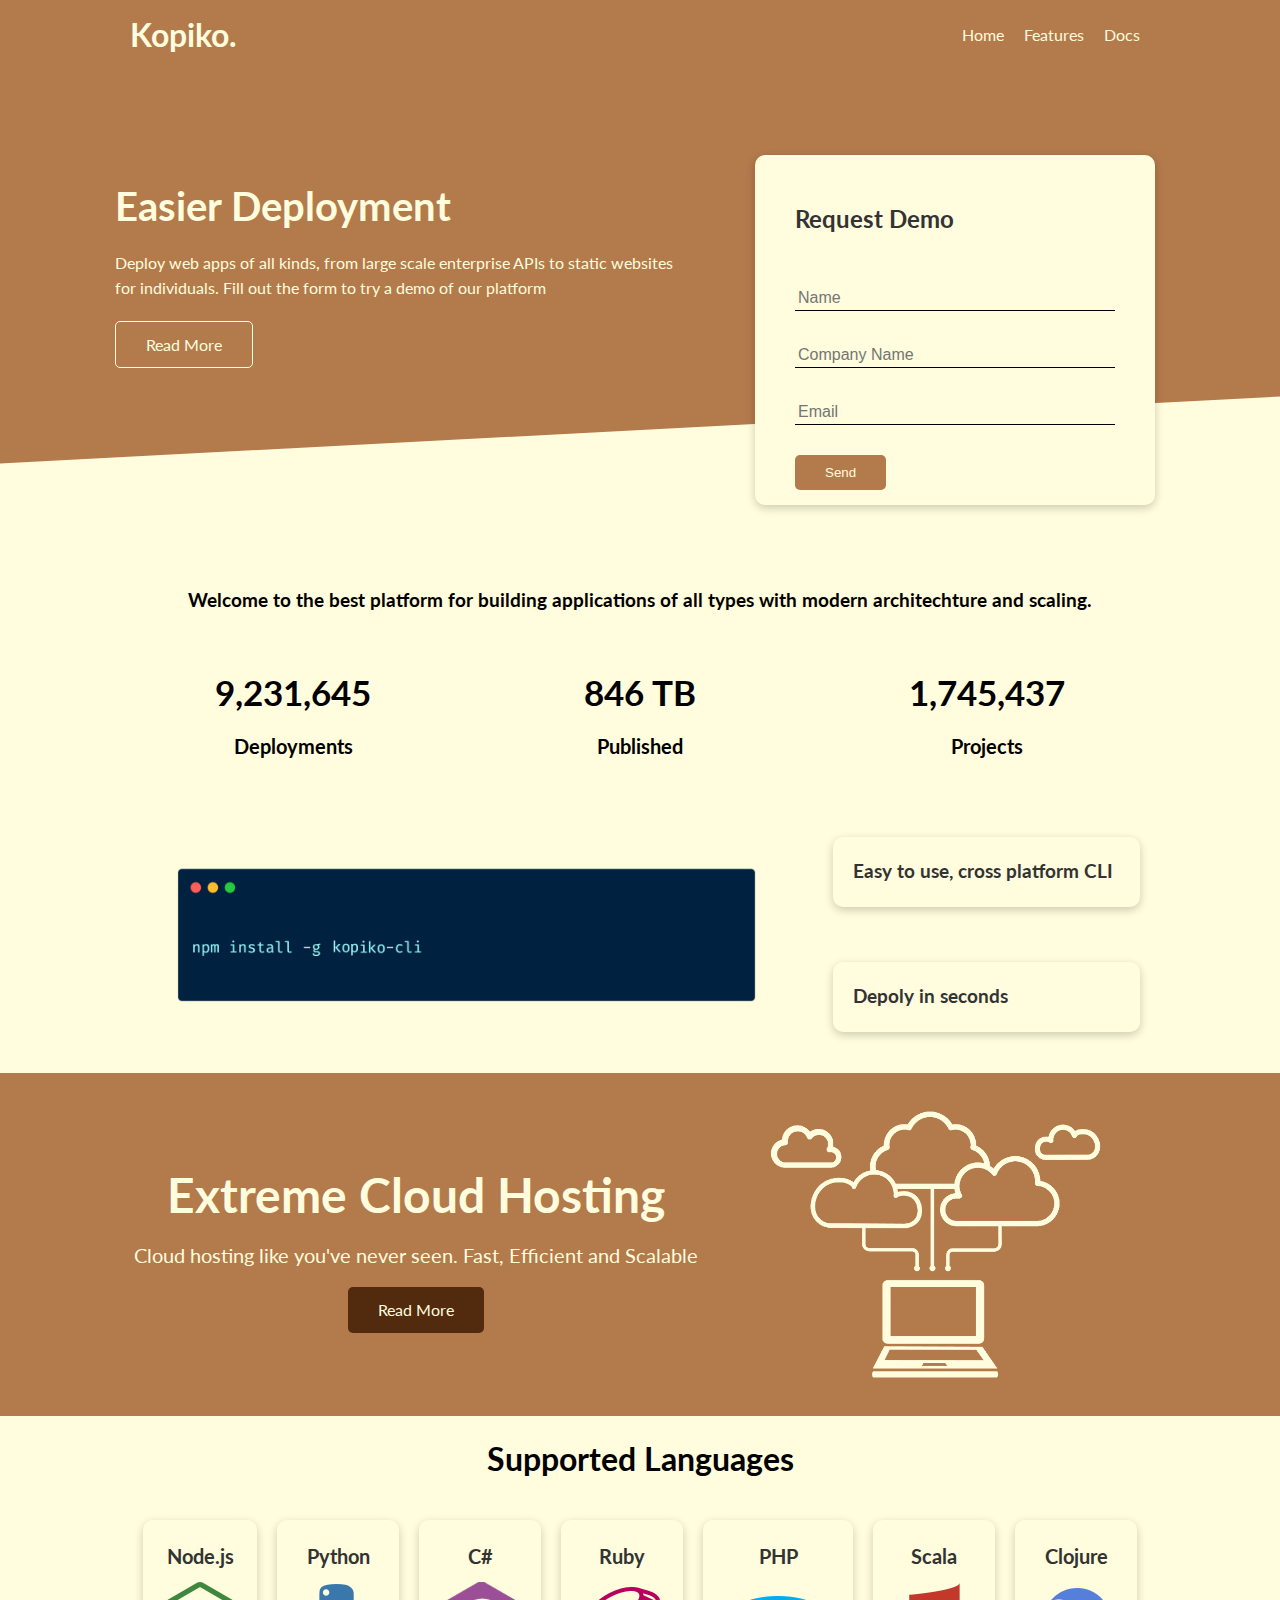
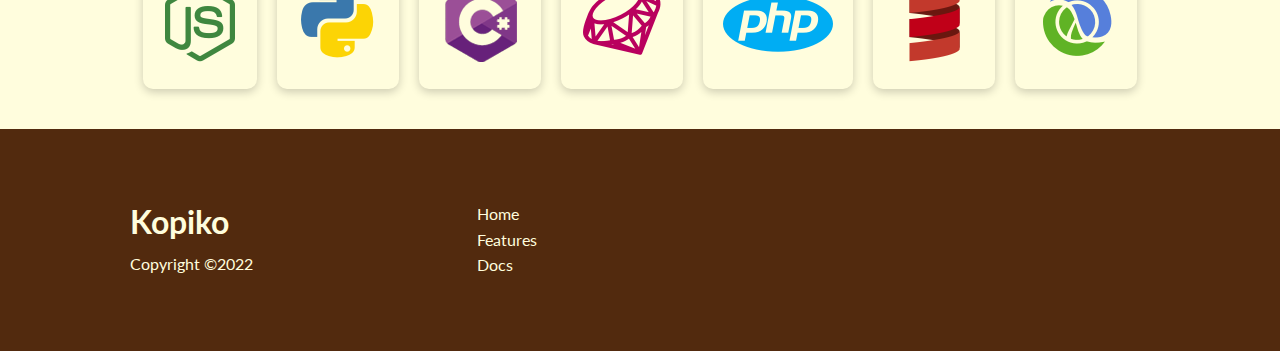
<file: index.html>
<!DOCTYPE html>
<html lang="en">
  <head>
    <meta charset="UTF-8" />
    <meta http-equiv="X-UA-Compatible" content="IE=edge" />
    <meta name="viewport" content="width=device-width, initial-scale=1.0" />
    <link
      rel="stylesheet"
      href="https://cdnjs.cloudflare.com/ajax/libs/font-awesome/6.1.1/css/all.min.css"
      integrity="sha512-KfkfwYDsLkIlwQp6LFnl8zNdLGxu9YAA1QvwINks4PhcElQSvqcyVLLD9aMhXd13uQjoXtEKNosOWaZqXgel0g=="
      crossorigin="anonymous"
      referrerpolicy="no-referrer"
    />
    <link rel="stylesheet" href="css/utilities.css" />
    <link rel="stylesheet" href="css/styles.css" />
    <title>Kopiko | Cloud Hosting For Everyone</title>
  </head>

  <body>
    <!-- Navbar -->
    <div class="navbar">
      <div class="container flex">
        <h1 class="logo">Kopiko.</h1>
        <nav>
          <ul>
            <li><a href="index.html">Home</a></li>
            <li><a href="features.html">Features</a></li>
            <li><a href="docs.html">Docs</a></li>
          </ul>
        </nav>
      </div>
    </div>

    <!-- Section -->
    <section class="showcase">
      <div class="container grid">
        <div class="showcase-text">
          <h1>Easier Deployment</h1>
          <p>
            Deploy web apps of all kinds, from large scale enterprise APIs to
            static websites for individuals. Fill out the form to try a demo of
            our platform
          </p>
          <a href="features.html" class="btn btn-outline">Read More</a>
        </div>
        <div class="showcase-form card">
          <h2>Request Demo</h2>
          <form
            name="contact"
            method="POST"
            netlify-honeypot="bot-field"
            data-netlify="true"
          >
            <p class="hidden">
              <label>
                Don’t fill this out if you’re human: <input name="bot-field" />
              </label>
            </p>
            <input type="hidden" name="form-name" value="contact" />
            <div class="form-control">
              <input type="text" name="name" placeholder="Name" required />
            </div>
            <div class="form-control">
              <input
                type="text"
                name="company"
                placeholder="Company Name"
                required
              />
            </div>
            <div class="form-control">
              <input type="email" name="email" placeholder="Email" required />
            </div>

            <input type="submit" value="Send" class="btn btn-primary" />
          </form>
        </div>
      </div>
    </section>

    <!-- Stats -->
    <section class="stats">
      <div class="container">
        <h3 class="stats-heading text-center my-1">
          Welcome to the best platform for building applications of all types
          with modern architechture and scaling.
        </h3>

        <div class="grid grid-3 text-center my-4">
          <div>
            <i class="fas fa-server fa-3x"></i>
            <h3>9,231,645</h3>
            <p class="text-secondary">Deployments</p>
          </div>
          <div>
            <i class="fas fa-upload fa-3x"></i>
            <h3>846 TB</h3>
            <p class="text-secondary">Published</p>
          </div>
          <div>
            <i class="fas fa-project-diagram fa-3x"></i>
            <h3>1,745,437</h3>
            <p class="text-secondary">Projects</p>
          </div>
        </div>
      </div>
    </section>

    <!-- CLI -->
    <section class="cli">
      <div class="container grid grid-3">
        <img src="images/npm.png" alt="" />
        <div class="card">
          <h3>Easy to use, cross platform CLI</h3>
        </div>
        <div class="card">
          <h3>Depoly in seconds</h3>
        </div>
      </div>
    </section>

    <!-- Cloud -->
    <section class="cloud bg-primary my-2 py-2">
      <div class="container grid">
        <div class="text-center">
          <h2 class="lg">Extreme Cloud Hosting</h2>
          <p class="lead my-1">
            Cloud hosting like you've never seen. Fast, Efficient and Scalable
          </p>
          <a href="features.html" class="btn btn-dark">Read More</a>
        </div>
        <img src="images/cloud.png" alt="" />
      </div>
    </section>
    <!-- Languages -->
    <section class="languages">
      <h2 class="md text-center my-2">Supported Languages</h2>
      <div class="container flex">
        <div class="card">
          <h4>Node.js</h4>
          <img src="images/logos/node.png" alt="" />
        </div>
        <div class="card">
          <h4>Python</h4>
          <img src="images/logos/python.png" alt="" />
        </div>
        <div class="card">
          <h4>C#</h4>
          <img src="images/logos/csharp.png" alt="" />
        </div>
        <div class="card">
          <h4>Ruby</h4>
          <img src="images/logos/ruby.png" alt="" />
        </div>
        <div class="card">
          <h4>PHP</h4>
          <img src="images/logos/php.png" alt="" />
        </div>
        <div class="card">
          <h4>Scala</h4>
          <img src="images/logos/scala.png" alt="" />
        </div>
        <div class="card">
          <h4>Clojure</h4>
          <img src="images/logos/clojure.png" alt="" />
        </div>
      </div>
    </section>

    <!-- Footer -->
    <footer class="footer bg-dark py-5">
      <div class="container grid grid-3">
        <div>
          <h1>Kopiko</h1>
          <p>Copyright &copy2022</p>
        </div>
        <ul>
          <li><a href="index.html">Home</a></li>
          <li><a href="features.html">Features</a></li>
          <li><a href="docs.html">Docs</a></li>
        </ul>
        <div class="social">
          <a href="#"><i class="fab fa-github fa-2x"></i></a>
          <a href="#"><i class="fab fa-twitter fa-2x"></i></a>
          <a href="#"><i class="fab fa-facebook fa-2x"></i></a>
          <a href="#"><i class="fab fa-instagram fa-2x"></i></a>
        </div>
      </div>
    </footer>
  </body>
</html>
</file>
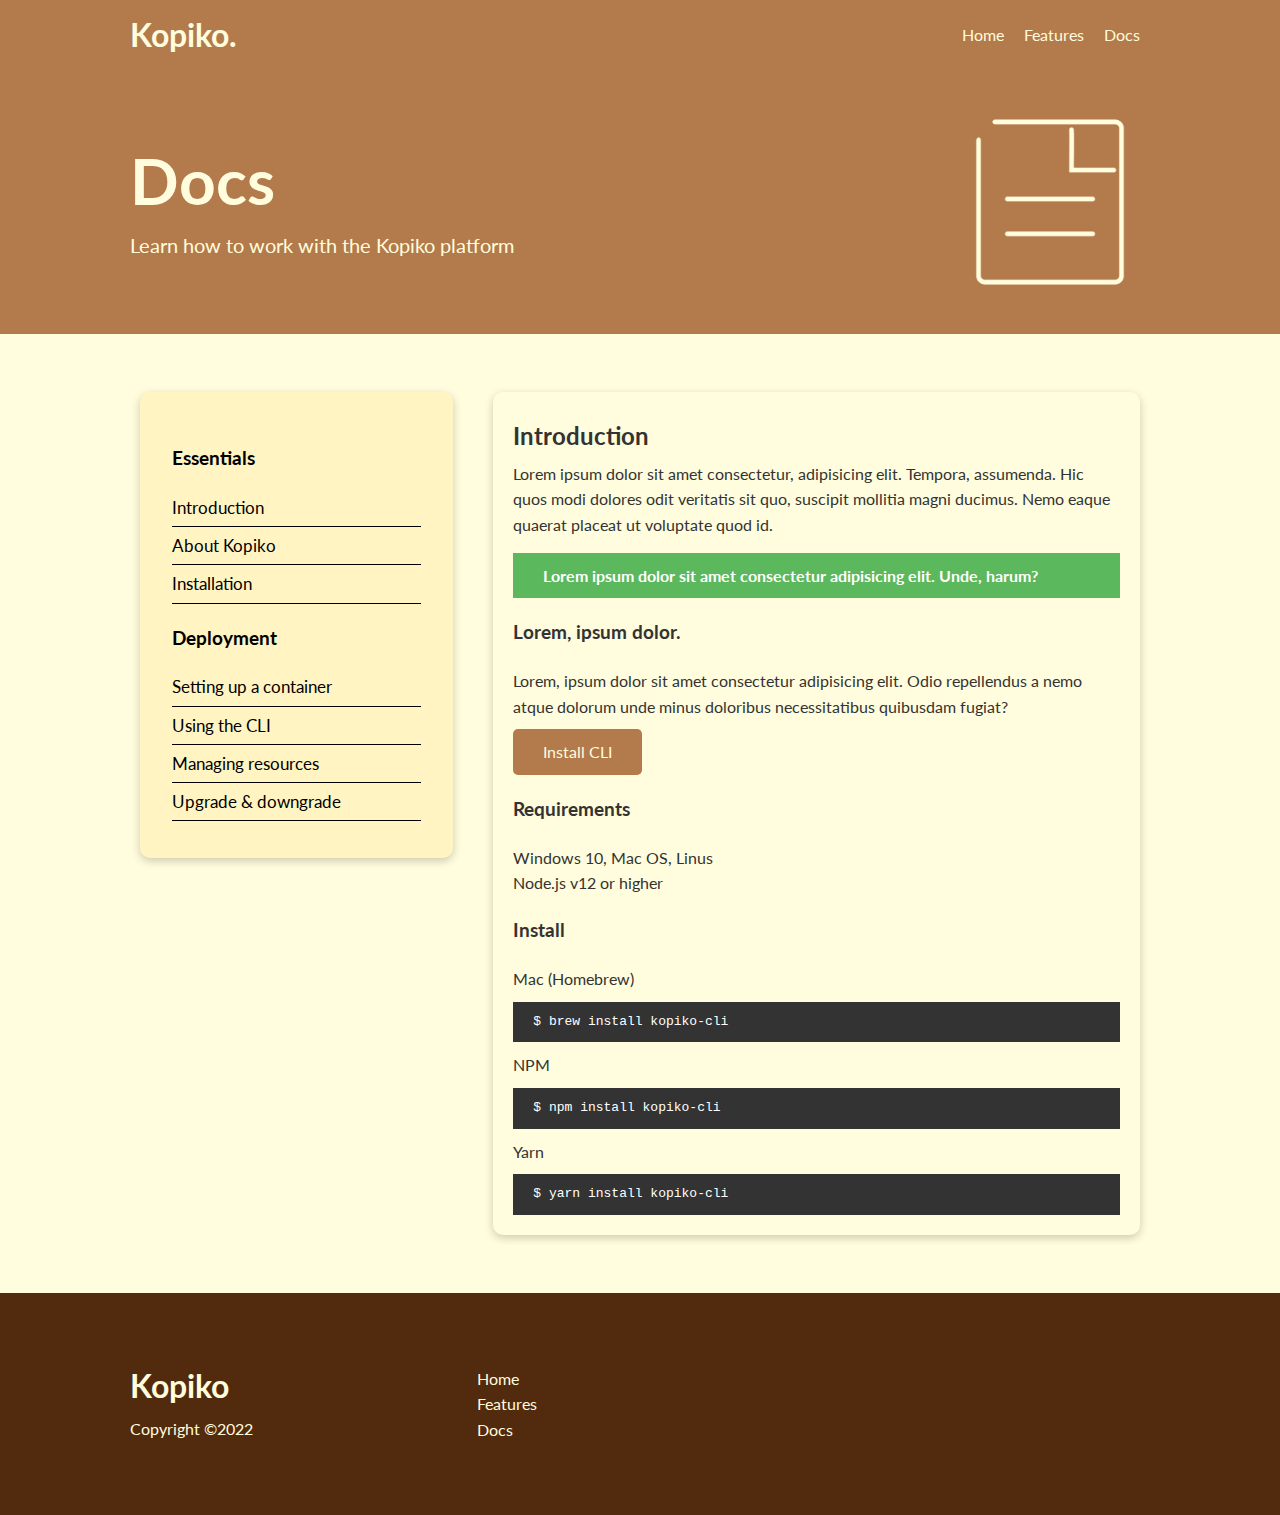
<file: docs.html>
<!DOCTYPE html>
<html lang="en">
  <head>
    <meta charset="UTF-8" />
    <meta http-equiv="X-UA-Compatible" content="IE=edge" />
    <meta name="viewport" content="width=device-width, initial-scale=1.0" />
    <link
      rel="stylesheet"
      href="https://cdnjs.cloudflare.com/ajax/libs/font-awesome/6.1.1/css/all.min.css"
      integrity="sha512-KfkfwYDsLkIlwQp6LFnl8zNdLGxu9YAA1QvwINks4PhcElQSvqcyVLLD9aMhXd13uQjoXtEKNosOWaZqXgel0g=="
      crossorigin="anonymous"
      referrerpolicy="no-referrer"
    />
    <link rel="stylesheet" href="css/utilities.css" />
    <link rel="stylesheet" href="css/styles.css" />
    <title>Kopiko | Cloud Hosting For Everyone</title>
  </head>

  <body>
    <!-- Navbar -->
    <div class="navbar">
      <div class="container flex">
        <h1 class="logo">Kopiko.</h1>
        <nav>
          <ul>
            <li><a href="index.html">Home</a></li>
            <li><a href="features.html">Features</a></li>
            <li><a href="docs.html">Docs</a></li>
          </ul>
        </nav>
      </div>
    </div>

    <!-- Head -->
    <section class="docs-head bg-primary py-3">
      <div class="container grid">
        <div>
          <h1 class="xl">Docs</h1>
          <p class="lead">Learn how to work with the Kopiko platform</p>
        </div>
        <img src="images/docs.png" alt="" />
      </div>
    </section>

    <!-- Docs Main -->
    <section class="docs-main my-4">
      <div class="container grid">
        <div class="card bg-light p-3">
          <h3 class="my-2">Essentials</h3>
          <nav>
            <ul>
              <li><a href="#">Introduction</a></li>
              <li><a href="#">About Kopiko</a></li>
              <li><a href="#">Installation</a></li>
            </ul>
          </nav>
          <h3 class="my-2">Deployment</h3>
          <nav>
            <ul>
              <li><a href="#">Setting up a container</a></li>
              <li><a href="#">Using the CLI</a></li>
              <li><a href="#">Managing resources</a></li>
              <li><a href="#">Upgrade & downgrade</a></li>
            </ul>
          </nav>
        </div>

        <div class="card">
          <h2>Introduction</h2>
          <p>
            Lorem ipsum dolor sit amet consectetur, adipisicing elit. Tempora,
            assumenda. Hic quos modi dolores odit veritatis sit quo, suscipit
            mollitia magni ducimus. Nemo eaque quaerat placeat ut voluptate quod
            id.
          </p>

          <div class="alert alert-success">
            <i class="fas fa-info"></i>
            Lorem ipsum dolor sit amet consectetur adipisicing elit. Unde,
            harum?
          </div>

          <h3>Lorem, ipsum dolor.</h3>
          <p>
            Lorem, ipsum dolor sit amet consectetur adipisicing elit. Odio
            repellendus a nemo atque dolorum unde minus doloribus necessitatibus
            quibusdam fugiat?
          </p>
          <a href="" class="btn btn-primary">Install CLI</a>

          <h3>Requirements</h3>
          <ul>
            <li>Windows 10, Mac OS, Linus</li>
            <li>Node.js v12 or higher</li>
          </ul>

          <h3>Install</h3>
          <p>Mac (Homebrew)</p>
          <pre><code>$ brew install kopiko-cli</code></pre>
          <p>NPM</p>
          <pre><code>$ npm install kopiko-cli</code></pre>
          <p>Yarn</p>
          <pre><code>$ yarn install kopiko-cli</code></pre>
        </div>
      </div>
    </section>

    <!-- Footer -->
    <footer class="footer bg-dark py-5">
      <div class="container grid grid-3">
        <div>
          <h1>Kopiko</h1>
          <p>Copyright &copy2022</p>
        </div>
        <ul>
          <li><a href="index.html">Home</a></li>
          <li><a href="features.html">Features</a></li>
          <li><a href="docs.html">Docs</a></li>
        </ul>
        <div class="social">
          <a href="#"><i class="fab fa-github fa-2x"></i></a>
          <a href="#"><i class="fab fa-twitter fa-2x"></i></a>
          <a href="#"><i class="fab fa-facebook fa-2x"></i></a>
          <a href="#"><i class="fab fa-instagram fa-2x"></i></a>
        </div>
      </div>
    </footer>
  </body>
</html>
</file>
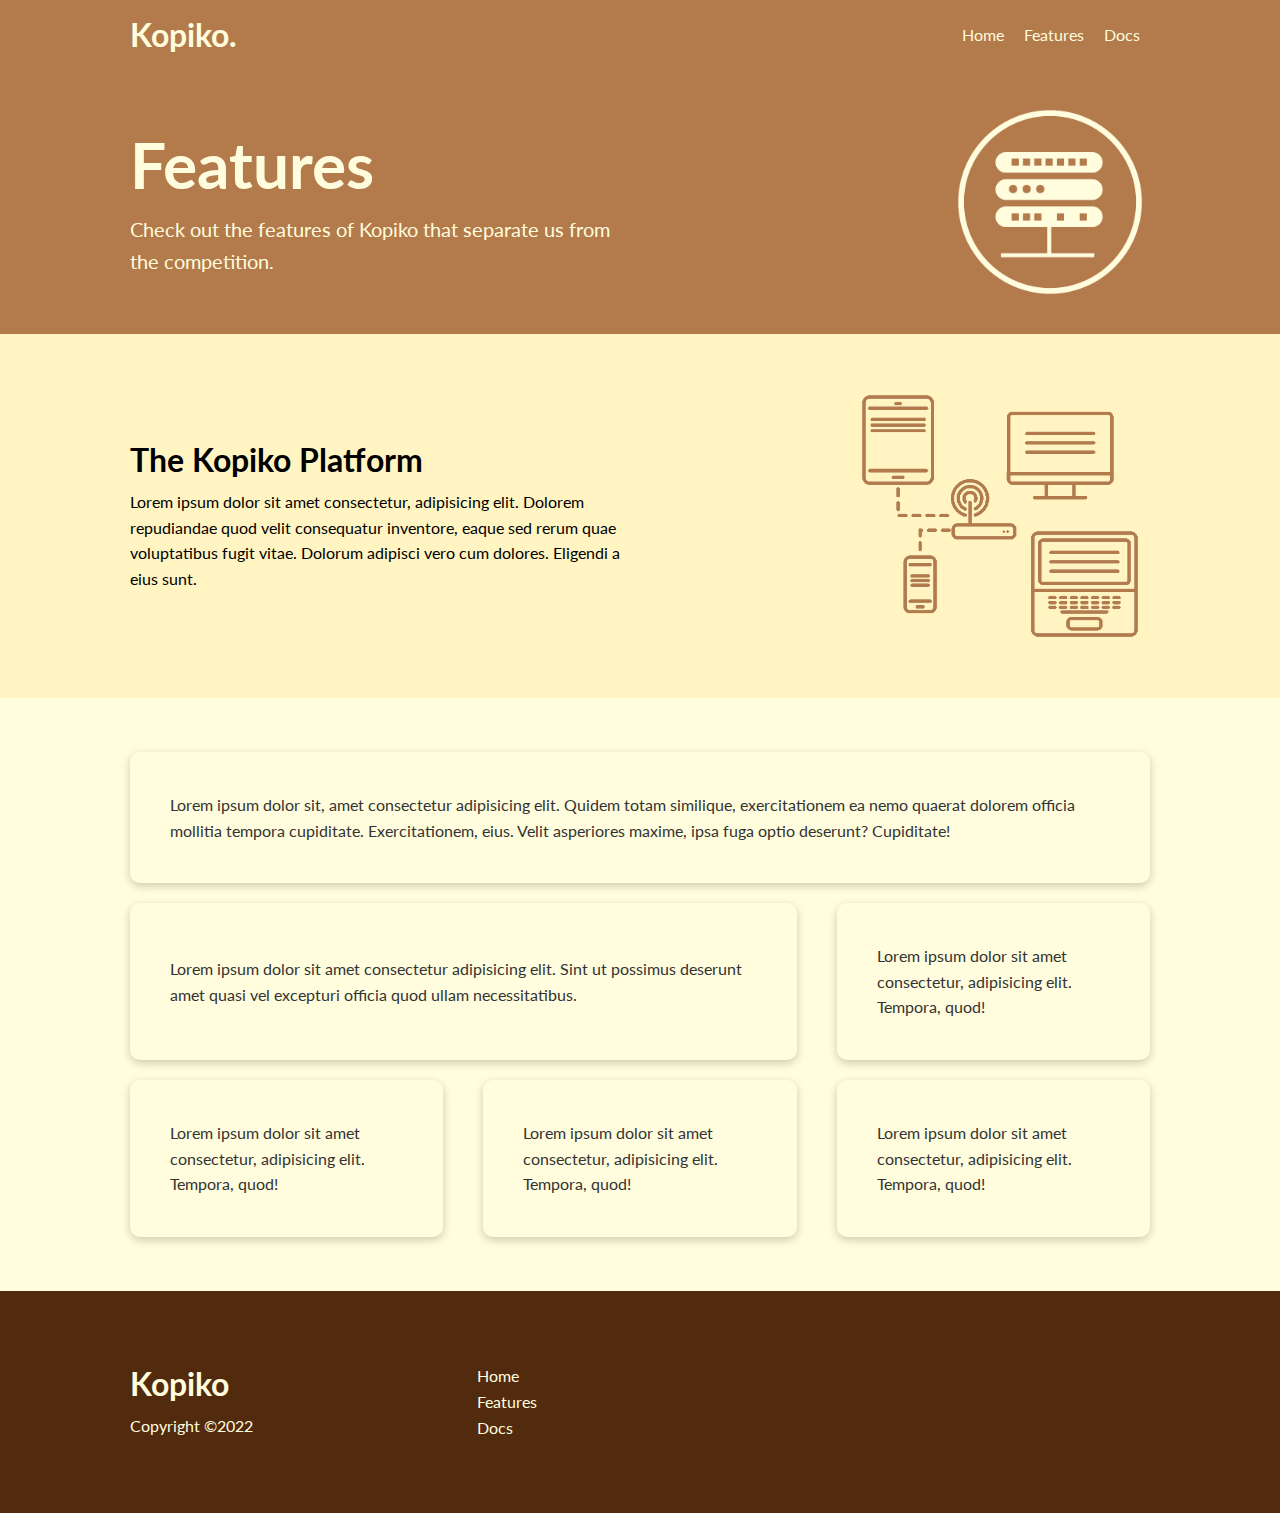
<file: features.html>
<!DOCTYPE html>
<html lang="en">
  <head>
    <meta charset="UTF-8" />
    <meta http-equiv="X-UA-Compatible" content="IE=edge" />
    <meta name="viewport" content="width=device-width, initial-scale=1.0" />
    <link
      rel="stylesheet"
      href="https://cdnjs.cloudflare.com/ajax/libs/font-awesome/6.1.1/css/all.min.css"
      integrity="sha512-KfkfwYDsLkIlwQp6LFnl8zNdLGxu9YAA1QvwINks4PhcElQSvqcyVLLD9aMhXd13uQjoXtEKNosOWaZqXgel0g=="
      crossorigin="anonymous"
      referrerpolicy="no-referrer"
    />
    <link rel="stylesheet" href="css/utilities.css" />
    <link rel="stylesheet" href="css/styles.css" />
    <title>Kopiko | Cloud Hosting For Everyone</title>
  </head>

  <body>
    <!-- Navbar -->
    <div class="navbar">
      <div class="container flex">
        <h1 class="logo">Kopiko.</h1>
        <nav>
          <ul>
            <li><a href="index.html">Home</a></li>
            <li><a href="features.html">Features</a></li>
            <li><a href="docs.html">Docs</a></li>
          </ul>
        </nav>
      </div>
    </div>

    <!-- Head -->
    <section class="features-head bg-primary py-3">
      <div class="container grid">
        <div>
          <h1 class="xl">Features</h1>
          <p class="lead">
            Check out the features of Kopiko that separate us from the
            competition.
          </p>
        </div>
        <img src="images/server.png" alt="" />
      </div>
    </section>

    <!-- Sub Head -->
    <section class="features-sub-head bg-light py-3">
      <div class="container grid">
        <div>
          <h1 class="md">The Kopiko Platform</h1>
          <p>
            Lorem ipsum dolor sit amet consectetur, adipisicing elit. Dolorem
            repudiandae quod velit consequatur inventore, eaque sed rerum quae
            voluptatibus fugit vitae. Dolorum adipisci vero cum dolores.
            Eligendi a eius sunt.
          </p>
        </div>
        <img src="images/server2.png" alt="" />
      </div>
    </section>

    <!-- Features Main -->
    <section class="features-main my-2">
      <div class="container grid grid-3">
        <div class="card flex">
          <i class="fas fa-server fa-3x"></i>
          <p>
            Lorem ipsum dolor sit, amet consectetur adipisicing elit. Quidem
            totam similique, exercitationem ea nemo quaerat dolorem officia
            mollitia tempora cupiditate. Exercitationem, eius. Velit asperiores
            maxime, ipsa fuga optio deserunt? Cupiditate!
          </p>
        </div>
        <div class="card flex">
          <i class="fas fa-network-wired fa-3x"></i>
          <p>
            Lorem ipsum dolor sit amet consectetur adipisicing elit. Sint ut
            possimus deserunt amet quasi vel excepturi officia quod ullam
            necessitatibus.
          </p>
        </div>
        <div class="card flex">
          <i class="fas fa-laptop-code fa-3x"></i>
          <p>
            Lorem ipsum dolor sit amet consectetur, adipisicing elit. Tempora,
            quod!
          </p>
        </div>
        <div class="card flex">
          <i class="fas fa-database fa-3x"></i>
          <p>
            Lorem ipsum dolor sit amet consectetur, adipisicing elit. Tempora,
            quod!
          </p>
        </div>
        <div class="card flex">
          <i class="fas fa-power-off fa-3x"></i>
          <p>
            Lorem ipsum dolor sit amet consectetur, adipisicing elit. Tempora,
            quod!
          </p>
        </div>
        <div class="card flex">
          <i class="fas fa-upload fa-3x"></i>
          <p>
            Lorem ipsum dolor sit amet consectetur, adipisicing elit. Tempora,
            quod!
          </p>
        </div>
      </div>
    </section>

    <!-- Footer -->
    <footer class="footer bg-dark py-5">
      <div class="container grid grid-3">
        <div>
          <h1>Kopiko</h1>
          <p>Copyright &copy2022</p>
        </div>
        <ul>
          <li><a href="index.html">Home</a></li>
          <li><a href="features.html">Features</a></li>
          <li><a href="docs.html">Docs</a></li>
        </ul>
        <div class="social">
          <a href="#"><i class="fab fa-github fa-2x"></i></a>
          <a href="#"><i class="fab fa-twitter fa-2x"></i></a>
          <a href="#"><i class="fab fa-facebook fa-2x"></i></a>
          <a href="#"><i class="fab fa-instagram fa-2x"></i></a>
        </div>
      </div>
    </footer>
  </body>
</html>
</file>
<file: css/utilities.css>
.container {
  max-width: 1100px;
  margin: 0 auto;
  overflow: auto;
  padding: 0 40px;
}

.card {
  background-color: var(--secondary-colour);
  border-radius: 10px;
  box-shadow: 0 3px 10px rgba(0, 0, 0, 0.2);
  padding: 20px;
  margin: 10px;
  color: #333;
}

.btn {
  display: inline-block;
  padding: 10px 30px;
  cursor: pointer;
  background-color: var(--primary-colour);
  color: var(--secondary-colour);
  border: none;
  border-radius: 5px;
}

.btn:hover {
  transform: scale(0.98);
}

.btn-outline {
  background-color: transparent;
  border: 1px var(--secondary-colour) solid;
}

/* Backgrounds & coloured buttons */
.bg-primary,
.btn-primary {
  background-color: var(--primary-colour);
  color: var(--secondary-colour);
}

.bg-dark,
.btn-dark {
  background-color: var(--dark-colour);
  color: var(--secondary-colour);
}

.bg-secondary,
.btn-secondary {
  background-color: var(--secondary-colour);
  color: #000;
}

.bg-light {
  background-color: #fff4c2;
  color: #000;
}

.bg-light a {
  color: #000;
}

/* Text sizes */
.lead {
  font-size: 20px;
}

.sm {
  font-size: 1rem;
}

.md {
  font-size: 2rem;
}

.lg {
  font-size: 3rem;
}

.xl {
  font-size: 4rem;
}

.text-center {
  text-align: center;
}

/* Alert */
.alert {
  background-color: var(--light-colour);
  padding: 10px 20px;
  font-weight: bold;
  margin: 15px 0;
}

.alert-success {
  background-color: var(--success-colour);
  color: #fff;
}

.alert-error {
  background-color: var(--error-colour);
  color: #fff;
}

.alert i {
  margin-right: 10px;
}

.flex {
  display: flex;
  justify-content: center;
  align-items: center;
  height: 100%;
}

.grid {
  display: grid;
  grid-template-columns: repeat(2, 1fr);
  gap: 20px;
  justify-content: center;
  align-items: center;
  height: 100%;
}

.grid-3 {
  grid-template-columns: repeat(3, 1fr);
}

/* Margin */
.my-1 {
  margin: 1rem 0;
}

.my-2 {
  margin: 1.5rem 0;
}

.my-3 {
  margin: 2rem 0;
}

.my-4 {
  margin: 3rem 0;
}

.my-5 {
  margin: 4rem 0;
}

.m-1 {
  margin: 1rem;
}

.m-2 {
  margin: 1.5rem;
}

.m-3 {
  margin: 2rem;
}

.m-4 {
  margin: 3rem;
}

.m-5 {
  margin: 4rem;
}

/* Padding */
.py-1 {
  padding: 1rem 0;
}

.py-2 {
  padding: 1.5rem 0;
}

.py-3 {
  padding: 2rem 0;
}

.py-4 {
  padding: 3rem 0;
}

.py-5 {
  padding: 4rem 0;
}

.p-1 {
  padding: 1rem;
}

.p-2 {
  padding: 1.5rem;
}

.p-3 {
  padding: 2rem;
}

.p-4 {
  padding: 3rem;
}

.p-5 {
  padding: 4rem;
}
</file>
<file: css/styles.css>
@import url('https://fonts.googleapis.com/css2?family=Lato:wght@300&display=swap');

:root {
  --primary-colour: #b37a4c;
  --secondary-colour: #fffddd;
  --dark-colour: #522a0e;
  --success-colour: #5cb85c;
  --error-colour: #d9534f;
}

* {
  box-sizing: border-box;
  padding: 0;
  margin: 0;
}

body {
  font-family: 'Lato', sans-serif;
  color: var(--secondary-colour);
  line-height: 1.6;
  background-color: var(--secondary-colour);
}

ul {
  list-style-type: none;
}

a {
  text-decoration: none;
  color: var(--secondary-colour);
}

h1,
h2 {
  font-family: 300;
  line-height: 1.2;
  margin: 10px 0;
}

p {
  margin: 10px 0;
}

img {
  width: 100%;
}

code,
pre {
  background-color: #333;
  color: #fff;
  padding: 10px;
}

.hidden {
  visibility: hidden;
  height: 0;
}

/* Navbar Styling */
.navbar {
  background-color: var(--primary-colour);
  color: var(--secondary-colour);
  height: 70px;
}

.navbar .flex {
  display: flex;
  justify-content: space-between;
  align-items: center;
  height: 100%;
}

.navbar ul {
  display: flex;
}

.navbar a {
  padding: 10px;
  margin: 0, 5px;
}

.navbar a:hover {
  border-bottom: 2px var(--secondary-colour) solid;
}

/* Showcase */
.showcase {
  height: 400px;
  background-color: var(--primary-colour);
  color: var(--secondary-colour);
  position: relative;
}

.showcase h1 {
  font-size: 40px;
}

.showcase p {
  margin: 20px 0;
}

.showcase .grid {
  grid-template-columns: 55% 45%;
  gap: 30px;
  overflow: visible;
}

.showcase-text {
  animation: slideInFromLeft 1s ease-in;
}

.showcase-form {
  position: relative;
  top: 60px;
  height: 350px;
  width: 400px;
  padding: 40px;
  z-index: 100;
  justify-self: flex-end;
  animation: slideInFromRight 1s ease-in;
}

.showcase-form .form-control {
  margin: 30px 0;
}

.showcase-form input[type='text'],
.showcase-form input[type='email'] {
  background-color: var(--secondary-colour);
  border: 0;
  border-bottom: 1px solid;
  width: 100%;
  padding: 3px;
  font-size: 16px;
}

.showcase-form input:focus {
  outline: none;
}

.showcase::after {
  content: '';
  position: absolute;
  bottom: -60px;
  height: 100px;
  width: 100%;
  background-color: var(--secondary-colour);
  transform: skewY(-3deg);
  -webkit-transform: skewY(-3deg);
  -moz-transform: skewY(-3deg);
  -ms-transform: skewY(-3deg);
}

/* Stats */
.stats {
  animation: slideInFromBottom 1s ease-in;
}

.stats .container {
  color: black;
  padding-top: 100px;
}

.stats-width {
  max-width: 500px;
  margin: auto;
}

.stats .grid h3 {
  font-size: 35px;
}

.stats .grid p {
  font-size: 20px;
  font-weight: bold;
}

/* CLI */
.cli .grid {
  grid-template-columns: repeat(3, 1fr);
  grid-template-rows: repeat(2, 1fr);
}

.cli .grid > *:first-child {
  grid-column: 1 / span 2;
  grid-row: 1 / span 2;
}

/* Cloud */
.cloud .grid {
  grid-template-columns: 4fr 3fr;
}

/* Languages */
.languages .flex {
  flex-wrap: wrap;
}

.languages .card {
  text-align: center;
  margin: 18px 10px 40px;
  transition: transform 0.2s ease-in;
}

.languages .card h4 {
  font-size: 20px;
  margin-bottom: 10px;
}

.languages .card:hover {
  transform: translateY(-15px);
}

.languages h2 {
  color: #000;
}

/* Features */
.features-head img,
.docs-head img {
  width: 200px;
  justify-self: flex-end;
}

.features-sub-head img {
  width: 300px;
  justify-self: flex-end;
}

.features-main .card > i {
  margin-right: 20px;
}

.features-main .grid {
  padding: 30px;
}

.features-main .grid > *:first-child {
  grid-column: span 3;
}

.features-main .grid > *:nth-child(2) {
  grid-column: span 2;
}

/* Docs */
.docs-main h3 {
  margin: 20px 0;
}

.docs-main .grid {
  grid-template-columns: 1fr 2fr;
  align-items: flex-start;
}

.docs-main nav li {
  font-size: 17px;
  padding-bottom: 5px;
  margin-bottom: 5px;
  border-bottom: 1px #000 solid;
}

.docs-main a:hover {
  font-weight: bold;
}

/* Footer */
.footer .social a {
  margin: 0 10px;
}

/* Tablets */
@media (max-width: 768px) {
  .grid,
  .showcase .grid,
  .stats .grid,
  .cli .grid,
  .cloud .grid,
  .features-main .grid,
  .docs-main .grid {
    grid-template-columns: 1fr;
    grid-template-rows: 1fr;
  }

  .showcase {
    height: auto;
  }

  .showcase-text {
    text-align: center;
    margin-top: 40px;
  }

  .showcase-form {
    justify-self: center;
  }

  .cli .grid > *:first-child {
    grid-column: 1;
    grid-row: 1;
  }

  .features-head,
  .features-sub-head,
  .docs-head {
    text-align: center;
  }

  .features-head img,
  .features-sub-head img,
  .docs-head img {
    justify-self: center;
  }

  .features-main .grid > *:first-child,
  .features-main .grid > *:nth-child(2) {
    grid-column: 1;
  }
}

/* Animations */
@keyframes slideInFromLeft {
  0% {
    transform: translateX(-100%);
  }

  100% {
    transform: translateX(0);
  }
}

@keyframes slideInFromRight {
  0% {
    transform: translateX(100%);
  }

  100% {
    transform: translateX(0);
  }
}

@keyframes slideInFromTop {
  0% {
    transform: translateY(-100%);
  }

  100% {
    transform: translateY(0);
  }
}

@keyframes slideInFromBottom {
  0% {
    transform: translateY(100%);
  }

  100% {
    transform: translateY(0);
  }
}

/* Mobiles */
@media (max-width: 500px) {
  .navbar {
    height: 110px;
  }

  .navbar .flex {
    flex-direction: column;
  }

  .navbar ul {
    padding: 10px;
    background-color: rgba(0, 0, 0, 0.1);
  }
}
</file>
